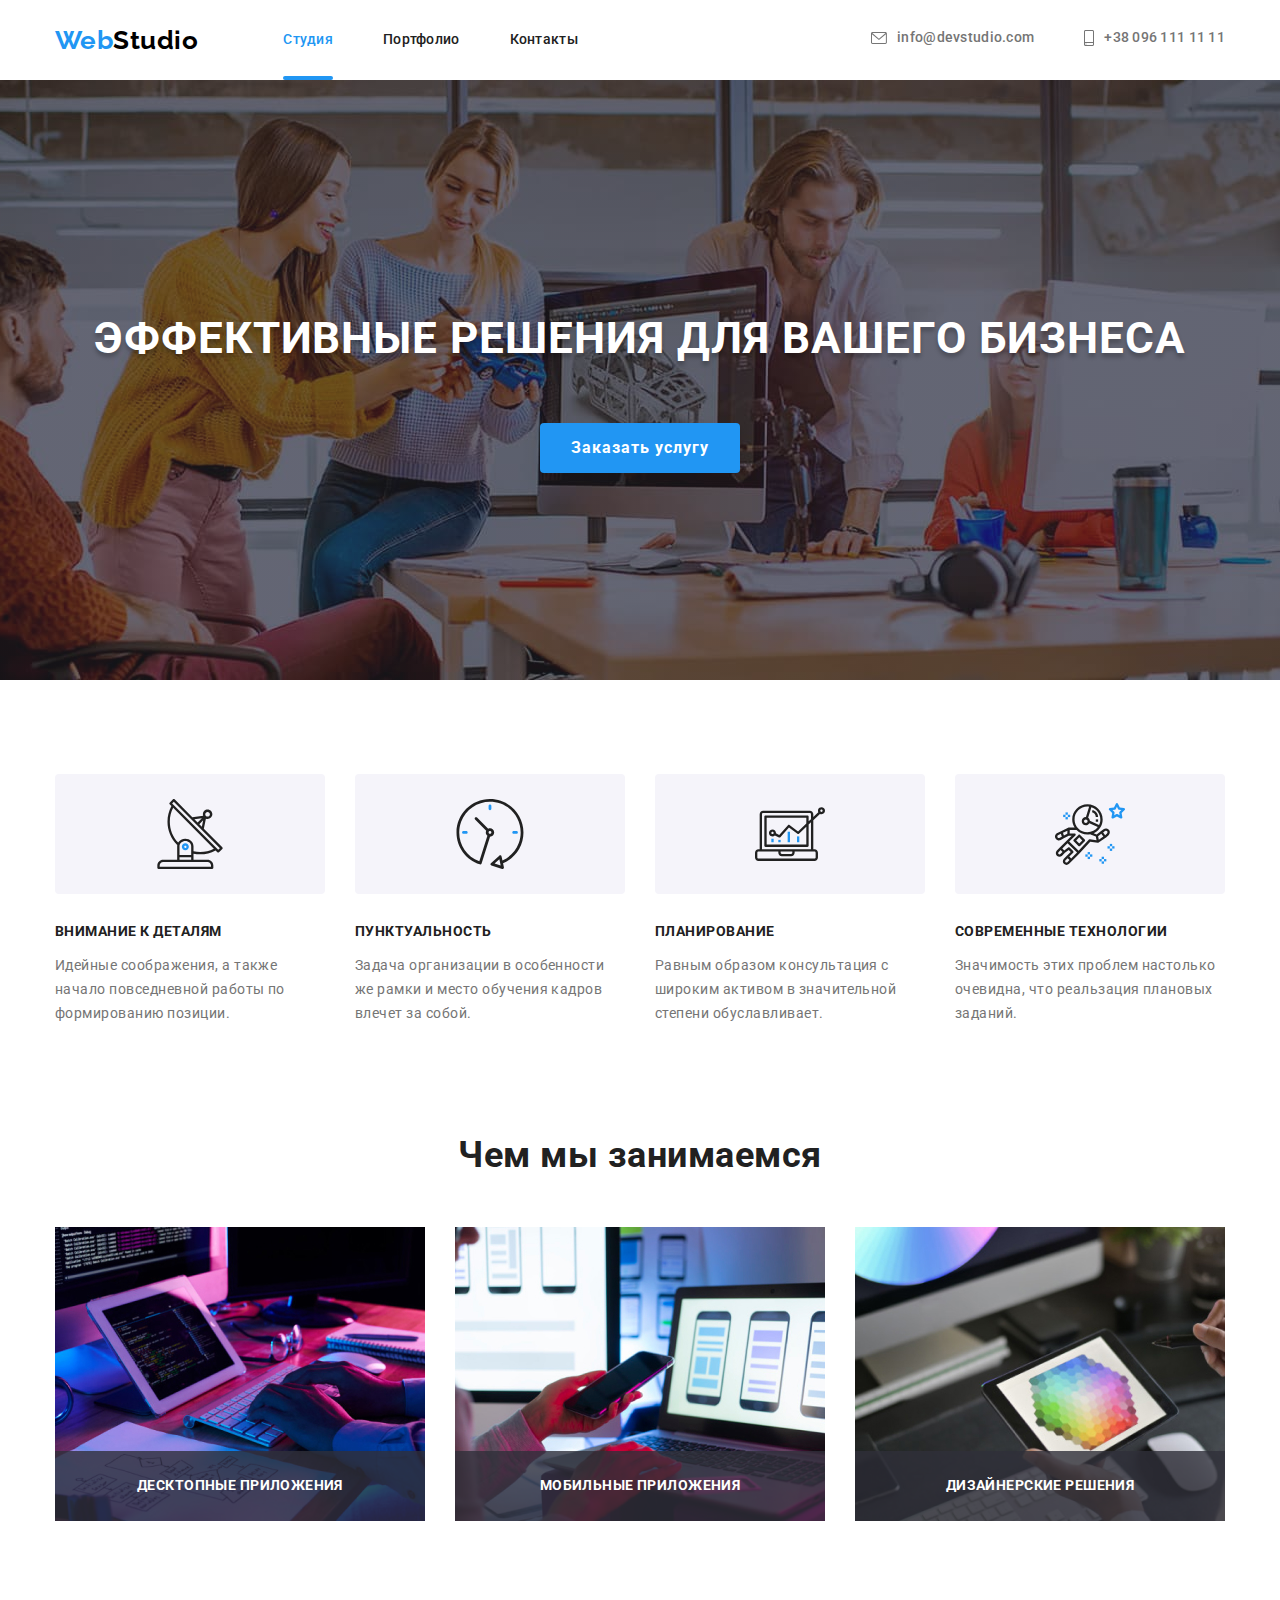
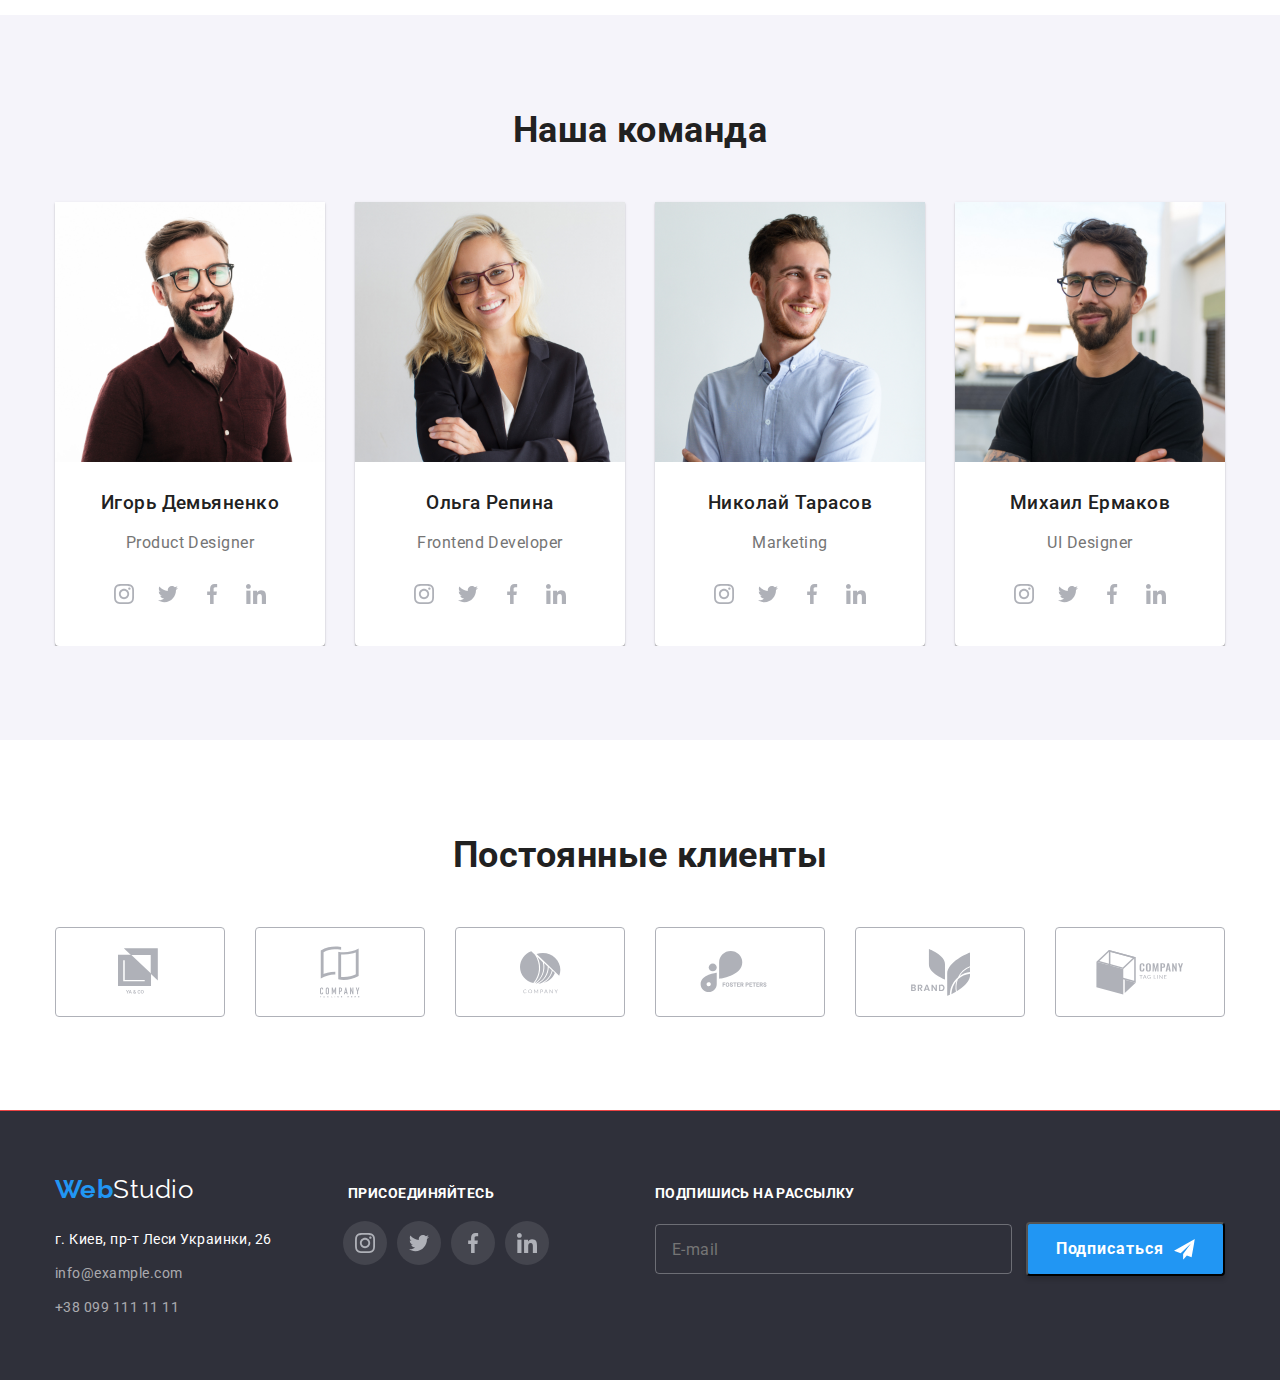
<file: index.html>
<!DOCTYPE html>
<html lang="ru">
    <head>
        <meta charset="UTF-8" />
        <meta name="viewport" content="width=device-width, initial-scale=1.0" />
        <link rel="preconnect" href="https://fonts.gstatic.com" />
        <link
            rel="stylesheet"
            href="https://cdnjs.cloudflare.com/ajax/libs/modern-normalize/1.0.0/modern-normalize.min.css"
        />
        <link
            href="https://fonts.googleapis.com/css2?family=Raleway:wght@700&family=Roboto:wght@400;500;700;900&display=swap"
            rel="stylesheet"
        />
        <link rel="stylesheet" href="./css/styles.css" />
        <title>WebStudio</title>
    </head>
    <body>
        <header>
            <div class="container header-main">
                <nav class="header-nav">
                    <a href="./index.html" class="logo-continuation">
                        <span class="logo">Web</span>Studio</a>
                    <ul class="site-nav">
                        <li class="site-link">
                            <a href="./index.html" class="link current">Студия</a>
                        </li>
                        <li class="site-link">
                            <a href="./portfolio.html" class="link">Портфолио</a>
                        </li>
                        <li class="site-link">
                            <a href="#" class="link">Контакты</a>
                        </li>
                    </ul>
                </nav>
                <ul class="contacts-list contacts">
                    <li class="contacts-item nav-link.current">
                        <a href="info@devstudio.com" class="social-links">
                            <svg width="16px" height="12px" class="icon-e-mail">
                                <use
                                    href="./images-3/sprite.svg#e-mail">
                                </use>
                            </svg>info@devstudio.com
                        </a>
                    </li>
                    <li class="contacts-item nav-link.current">
                        <a href="tel:+380961111111" class="social-links">
                            <svg width="10px" height="16px" class="icon-tel">
                                <use
                                    href="./images-3/sprite.svg#tel">
                                </use>
                            </svg>+38 096 111 11 11
                        </a>
                    </li>
                </ul>
            </div>
        </header>
        <main>
            <section class="hero">
                <div class="container">
                    <h1 class="hero-title">
                        ЭФФЕКТИВНЫЕ РЕШЕНИЯ ДЛЯ ВАШЕГО БИЗНЕСА
                    </h1>
                    <button class="order-service" data-modal-open>Заказать услугу</button>
                </div>  
            </section>
            <section class="description-active">
                <div class="container">
                    <!-- <h2> </h2> -->
                    <ul class="page-header">
                        <li class="text">
                            <div class="broadcast">
                                <svg width="70px" height="70px" class="">
                                    <use
                                        href="./images-3/sprite.svg#antenna">
                                    </use>
                                </svg>
                            </div>
                            <h3 class="our-work">ВНИМАНИЕ К ДЕТАЛЯМ</h3>
                            <p class="job-description">
                                Идейные соображения, а тaкже начало повседневной
                                работы по формированию позиции.
                            </p>
                        </li>
                        <li class="text">
                            <div class="broadcast">
                                <svg width="70px" height="70px" class="">
                                    <use
                                        href="./images-3/sprite.svg#time">
                                    </use>
                                </svg>
                            </div>
                            <h3 class="our-work">ПУНКТУАЛЬНОСТЬ</h3>
                            <p class="job-description">
                                Задача организации в особенности же рамки и
                                место обучения кадров влечет за собой.
                            </p>
                        </li>
                        <li class="text">
                            <div class="broadcast">
                                <svg width="70px" height="70px" class="">
                                    <use
                                        href="./images-3/sprite.svg#diagramma">
                                    </use>
                                </svg>
                            </div>
                            <h3 class="our-work">ПЛАНИРОВАНИЕ</h3>
                            <p class="job-description">
                                Равным образом консультация с широким активом в
                                значительной степени обуславливает.
                            </p>
                        </li>
                        <li class="text">
                            <div class="broadcast">
                                <svg width="70px" height="70px" class="">
                                    <use
                                        href="./images-3/sprite.svg#astronavt">
                                    </use>
                                </svg>
                            </div>
                            <h3 class="our-work">СОВРЕМЕННЫЕ ТЕХНОЛОГИИ</h3>
                            <p class="job-description">
                                Значимость этих проблем настолько очевидна, что
                                реальзация плановых заданий.
                            </p>
                        </li>
                    </ul>
                </div>
            </section>
            <section class="about">
                <div class="container">
                    <h2 class="description">Чем мы занимаемся</h2>
                    <ul class="page-header">
                        <li class="image">
                            <img
                                src="./images/box_1.jpg"
                                alt="img1"
                                width="370"
                            />
                            <p class="product-thumb">ДЕСКТОПНЫЕ ПРИЛОЖЕНИЯ</p>
                        </li>
                        <li class="image">
                            <img
                                src="./images/box_2.jpg"
                                alt="img2"
                                width="370"
                            />
                            <p class="product-thumb">МОБИЛЬНЫЕ ПРИЛОЖЕНИЯ</p>
                        </li>
                        <li class="image">
                            <img
                                src="./images/box_3.jpg"
                                alt="img3"
                                width="370"
                            />
                            <p class="product-thumb">ДИЗАЙНЕРСКИЕ РЕШЕНИЯ</p>
                        </li>
                    </ul>
                </div>
            </section>
            <section class="team">
                <div class="container">
                    <h2 class="description">Наша команда</h2>
                    <ul class="our-people">
                        <li class="image box">
                            <img
                                src="./images/img_1.jpg"
                                alt="img4"
                                width="270"
                                height="260"
                            />
                            <div class="content-box">
                                <h3 class="our-team">Игорь Демьяненко</h3>
                                <p class="profession">Product Designer</p>
                                <ul class="icon-social">
                                    <li>
                                        <a href="" class="icon-list">
                                            <svg
                                                width="20px"
                                                height="20px"
                                                class="icon-social-networks"
                                            >
                                                <use
                                                    href="./images-3/sprite.svg#instagram"
                                                ></use>
                                            </svg>
                                        </a>
                                    </li>
                                    <li>
                                        <a href="" class="icon-list">
                                            <svg
                                                width="20px"
                                                height="20px"
                                                class="icon-social-networks"
                                            >
                                                <use
                                                    href="./images-3/sprite.svg#twitter"
                                                ></use>
                                            </svg>
                                        </a>
                                    </li>
                                    <li>
                                        <a href="" class="icon-list">
                                            <svg
                                                width="20px"
                                                height="20px"
                                                class="icon-social-networks"
                                            >
                                                <use
                                                    href="./images-3/sprite.svg#faebook"
                                                ></use>
                                            </svg>
                                        </a>
                                    </li>
                                    <li>
                                        <a href="" class="icon-list">
                                            <svg
                                                width="20px"
                                                height="20px"
                                                class="icon-social-networks"
                                            >
                                                <use
                                                    href="./images-3/sprite.svg#linkedin"
                                                ></use>
                                            </svg>
                                        </a>
                                    </li>
                                </ul>
                            </div>
                        </li>
                        <li class="image box">
                            <img
                                src="./images/img_2.jpg"
                                alt="img5"
                                width="270"
                                height="260"
                            />
                            <div class="content-box">
                                <h3 class="our-team">Ольга Репина</h3>
                                <p class="profession">Frontend Developer</p>
                                <ul class="icon-social">
                                    <li>
                                        <a href="" class="icon-list">
                                            <svg
                                                width="20px"
                                                height="20px"
                                                class="icon-social-networks"
                                            >
                                                <use
                                                    href="./images-3/sprite.svg#instagram"
                                                ></use>
                                            </svg>
                                        </a>
                                    </li>
                                    <li>
                                        <a href="" class="icon-list">
                                            <svg
                                                width="20px"
                                                height="20px"
                                                class="icon-social-networks"
                                            >
                                                <use
                                                    href="./images-3/sprite.svg#twitter"
                                                ></use>
                                            </svg>
                                        </a>
                                    </li>
                                    <li>
                                        <a href="" class="icon-list">
                                            <svg
                                                width="20px"
                                                height="20px"
                                                class="icon-social-networks"
                                            >
                                                <use
                                                    href="./images-3/sprite.svg#faebook"
                                                ></use>
                                            </svg>
                                        </a>
                                    </li>
                                    <li>
                                        <a href="" class="icon-list">
                                            <svg
                                                width="20px"
                                                height="20px"
                                                class="icon-social-networks"
                                            >
                                                <use
                                                    href="./images-3/sprite.svg#linkedin"
                                                ></use>
                                            </svg>
                                        </a>
                                    </li>
                                </ul>
                            </div>
                        </li>
                        <li class="image box">
                            <img
                                src="./images/img_3.jpg"
                                alt="img6"
                                width="270"
                                height="260"
                            />
                            <div class="content-box">
                                <h3 class="our-team">Николай Тарасов</h3>
                                <p class="profession">Marketing</p>
                                <ul class="icon-social">
                                    <li>
                                        <a href="" class="icon-list">
                                            <svg
                                                width="20px"
                                                height="20px"
                                                class="icon-social-networks">
                                                <use
                                                    href="./images-3/sprite.svg#instagram">
                                                </use>
                                            </svg>
                                        </a>
                                    </li>
                                    <li>
                                        <a href="" class="icon-list">
                                            <svg
                                                width="20px"
                                                height="20px"
                                                class="icon-social-networks"
                                            >
                                                <use
                                                    href="./images-3/sprite.svg#twitter"
                                                ></use>
                                            </svg>
                                        </a>
                                    </li>
                                    <li>
                                        <a href="" class="icon-list">
                                            <svg
                                                width="20px"
                                                height="20px"
                                                class="icon-social-networks"
                                            >
                                                <use
                                                    href="./images-3/sprite.svg#faebook"
                                                ></use>
                                            </svg>
                                        </a>
                                    </li>
                                    <li>
                                        <a href="" class="icon-list">
                                            <svg
                                                width="20px"
                                                height="20px"
                                                class="icon-social-networks"
                                            >
                                                <use
                                                    href="./images-3/sprite.svg#linkedin"
                                                ></use>
                                            </svg>
                                        </a>
                                    </li>
                                </ul>
                            </div>
                        </li>
                        <li class="image box">
                            <img
                                src="./images/img_4.jpg"
                                alt="img7"
                                width="270"
                                height="260"
                            />
                            <div class="content-box">
                                <h3 class="our-team">Михаил Ермаков</h3>
                                <p class="profession">UI Designer</p>
                                <ul class="icon-social">
                                    <li>
                                        <a href="" class="icon-list">
                                            <svg
                                                width="20px"
                                                height="20px"
                                                class="icon-social-networks"
                                            >
                                                <use
                                                    href="./images-3/sprite.svg#instagram"
                                                ></use>
                                            </svg>
                                        </a>
                                    </li>
                                    <li>
                                        <a href="" class="icon-list">
                                            <svg
                                                width="20px"
                                                height="20px"
                                                class="icon-social-networks"
                                            >
                                                <use
                                                    href="./images-3/sprite.svg#twitter"
                                                ></use>
                                            </svg>
                                        </a>
                                    </li>
                                    <li>
                                        <a href="" class="icon-list">
                                            <svg
                                                width="20px"
                                                height="20px"
                                                class="icon-social-networks"
                                            >
                                                <use
                                                    href="./images-3/sprite.svg#faebook"
                                                ></use>
                                            </svg>
                                        </a>
                                    </li>
                                    <li>
                                        <a href="" class="icon-list">
                                            <svg
                                                width="20px"
                                                height="20px"
                                                class="icon-social-networks"
                                            >
                                                <use
                                                    href="./images-3/sprite.svg#linkedin"
                                                ></use>
                                            </svg>
                                        </a>
                                    </li>
                                </ul>
                            </div>
                        </li>
                    </ul>
                </div>
            </section>
            <section class="regular-customers">
                <div class="container">
                    <h2 class="description">Постоянные клиенты</h2>
                    <ul class="clients-list">
                        <li class="clients-item">
                            <a href="#" class="clients">
                                <svg width="44px" height="49px" class="">
                                    <use
                                        href="./images-3/sprite.svg#logo-1"
                                    ></use>
                                </svg>
                            </a>
                        </li>
                        <li class="clients-item">
                            <a href="#" class="clients">
                                <svg width="40px" height="52px" class="">
                                    <use
                                        href="./images-3/sprite.svg#logo-2"
                                    ></use>
                                </svg>
                            </a>
                        </li>
                        <li class="clients-item">
                            <a href="#" class="clients">
                                <svg width="41px" height="43px" class="">
                                    <use
                                        href="./images-3/sprite.svg#logo-3"
                                    ></use>
                                </svg>
                            </a>
                        </li>
                        <li class="clients-item">
                            <a href="#" class="clients">
                                <svg width="80px" height="42px" class="">
                                    <use
                                        href="./images-3/sprite.svg#logo-4"
                                    ></use>
                                </svg>
                            </a>
                        </li>
                        <li class="clients-item">
                            <a href="#" class="clients">
                                <svg width="59px" height="47px" class="">
                                    <use
                                        href="./images-3/sprite.svg#logo-5"
                                    ></use>
                                </svg>
                            </a>
                        </li>
                        <li class="clients-item">
                            <a href="#" class="clients">
                                <svg width="88px" height="45px" class="">
                                    <use
                                        href="./images-3/sprite.svg#logo-6"
                                    ></use>
                                </svg>
                            </a>
                        </li>
                    </ul>
                </div>
            </section>
        </main>
        <!-- Footer -->
        <footer class="basement">
            <div class="container">
                <div class="footer-contacts">
                    <a href="./index.html" class="logo-continuation-conclusion"
                        ><span class="logo">Web</span>Studio</a
                    >
                    <address class="address">
                        г. Киев, пр-т Леси Украинки, 26
                        <a href="info@example.com" class="link-current-name"
                            >info@example.com</a
                        >
                        <a href="tel:+380991111111" class="social-links-name"
                            >+38 099 111 11 11</a
                        >
                    </address>
                </div>
                <div class="appeal">
                    <p class="appeal-name">Присоединяйтесь</p>
                    <ul class="icon-social">
                        <li class="icon-title">
                            <a href="" class="icon-list">
                                <svg
                                    width="20px"
                                    height="20px"
                                    class="icon-social-networks"
                                >
                                    <use
                                        href="./images-3/sprite.svg#instagram">
                                    </use>
                                </svg>
                            </a>
                        </li>
                        <li class="icon-title">
                            <a href="" class="icon-list">
                                <svg
                                    width="20px"
                                    height="20px"
                                    class="icon-social-networks"
                                >
                                    <use
                                        href="./images-3/sprite.svg#twitter"
                                    ></use>
                                </svg>
                            </a>
                        </li>
                        <li class="icon-title">
                            <a href="" class="icon-list">
                                <svg
                                    width="20px"
                                    height="20px"
                                    class="icon-social-networks"
                                >
                                    <use
                                        href="./images-3/sprite.svg#faebook"
                                    ></use>
                                </svg>
                            </a>
                        </li>
                        <li class="icon-title">
                            <a href="" class="icon-list">
                                <svg
                                    width="20px"
                                    height="20px"
                                    class="icon-social-networks"
                                >
                                    <use
                                        href="./images-3/sprite.svg#linkedin"
                                    ></use>
                                </svg>
                            </a>
                        </li>
                    </ul>
                </div>
                <form class="footer-form">
                    <p class="footer-form-title">
                        Подпишись на рассылку
                    </p>
                    <div class="outlook-form">
                        <input type="email" name="e-mail" id="e-mail"
                        placeholder="E-mail">
                        <button type="submit" class="footer-button">Подписаться
                            <svg width="24px" height="24px" class="footer-form-icon">
                                <use
                                    href="./images-4/sprite-6.svg#icon-icon-send">
                                </use>
                        </svg>
                        </button>
                    </div>
                </form>
            </div>
        </footer>
        <div class="backdrop is-hidden" data-modal>
            <div class="modal">
                <form action="#" class="form" autocomplete="on">
                    <div class="name-form" style="text-align: center;">Оставьте свои данные, мы вам перезвоним</div>
                    <label for="name" class="form-name">
                        <span class="form-label">Имя</span>
                        <input 
                            class="form-input"
                            type="text"  
                            id="name" 
                            placeholder=" "
                        />
                            <svg
                                width="18px" height="18px" class="icon-name">
                                    <use
                                        href="./images-4/sprite-6.svg#icon-person-black-18dp-1">
                                    </use>
                            </svg>
                    </label>
                    <label for="tel" class="form-tel">
                        <span class="form-label">Телефон</span>
                        <input 
                            class="form-input"
                            type="tel"  
                            id="tel" 
                            placeholder=" "
                        />
                            <svg
                                width="18px" height="18px" class="icon-tel-form">
                                    <use
                                        href="./images-4/sprite-6.svg#icon-phone-black-18dp-1">
                                    </use>
                            </svg>
                    </label>
                    <label for="email" class="form-email">
                        <span class="form-label">Почта</span>
                        <input 
                            class="form-input"
                            type="email"  
                            id="email" 
                            placeholder=" "
                        />
                            <svg
                                width="18px" height="18px" class="icon-email-form">
                                    <use
                                        href="./images-4/sprite-6.svg#icon-email-black-18dp-1">
                                    </use>
                            </svg>
                    </label>
                    <span class="form-label">Комментарий</span>
                    <textarea
                        class="form-input" 
                        id="comment"
                        cols="15"
                        rows="5"
                        placeholder="Введите текст"></textarea>
                <div class="document">
                    <label class="consent">
                        <input type="checkbox" name="checkbox" value=" " id="check" class="checkbox">
                    <b class="text-form">Соглашаюсь с рассылкой и принимаю
                        <a href="#" class="contract">Условия договора</a>
                    </b>
                    </label>
                </div>
                    <button class="button-form" type="submit">Отправить</button>
                    <button type="button" class="close-button" data-modal-close>
                        <svg
                            width="18px" height="18px" class="icon-close">
                            <use
                                href="./images-4/sprite-6.svg#icon-close-black-18dp-2-1">
                            </use>
                        </svg>
                    </button>
                </form>
            </div>
        </div>
        <script src="./js/modal.js"></script>
    </body>
</html>
</file>
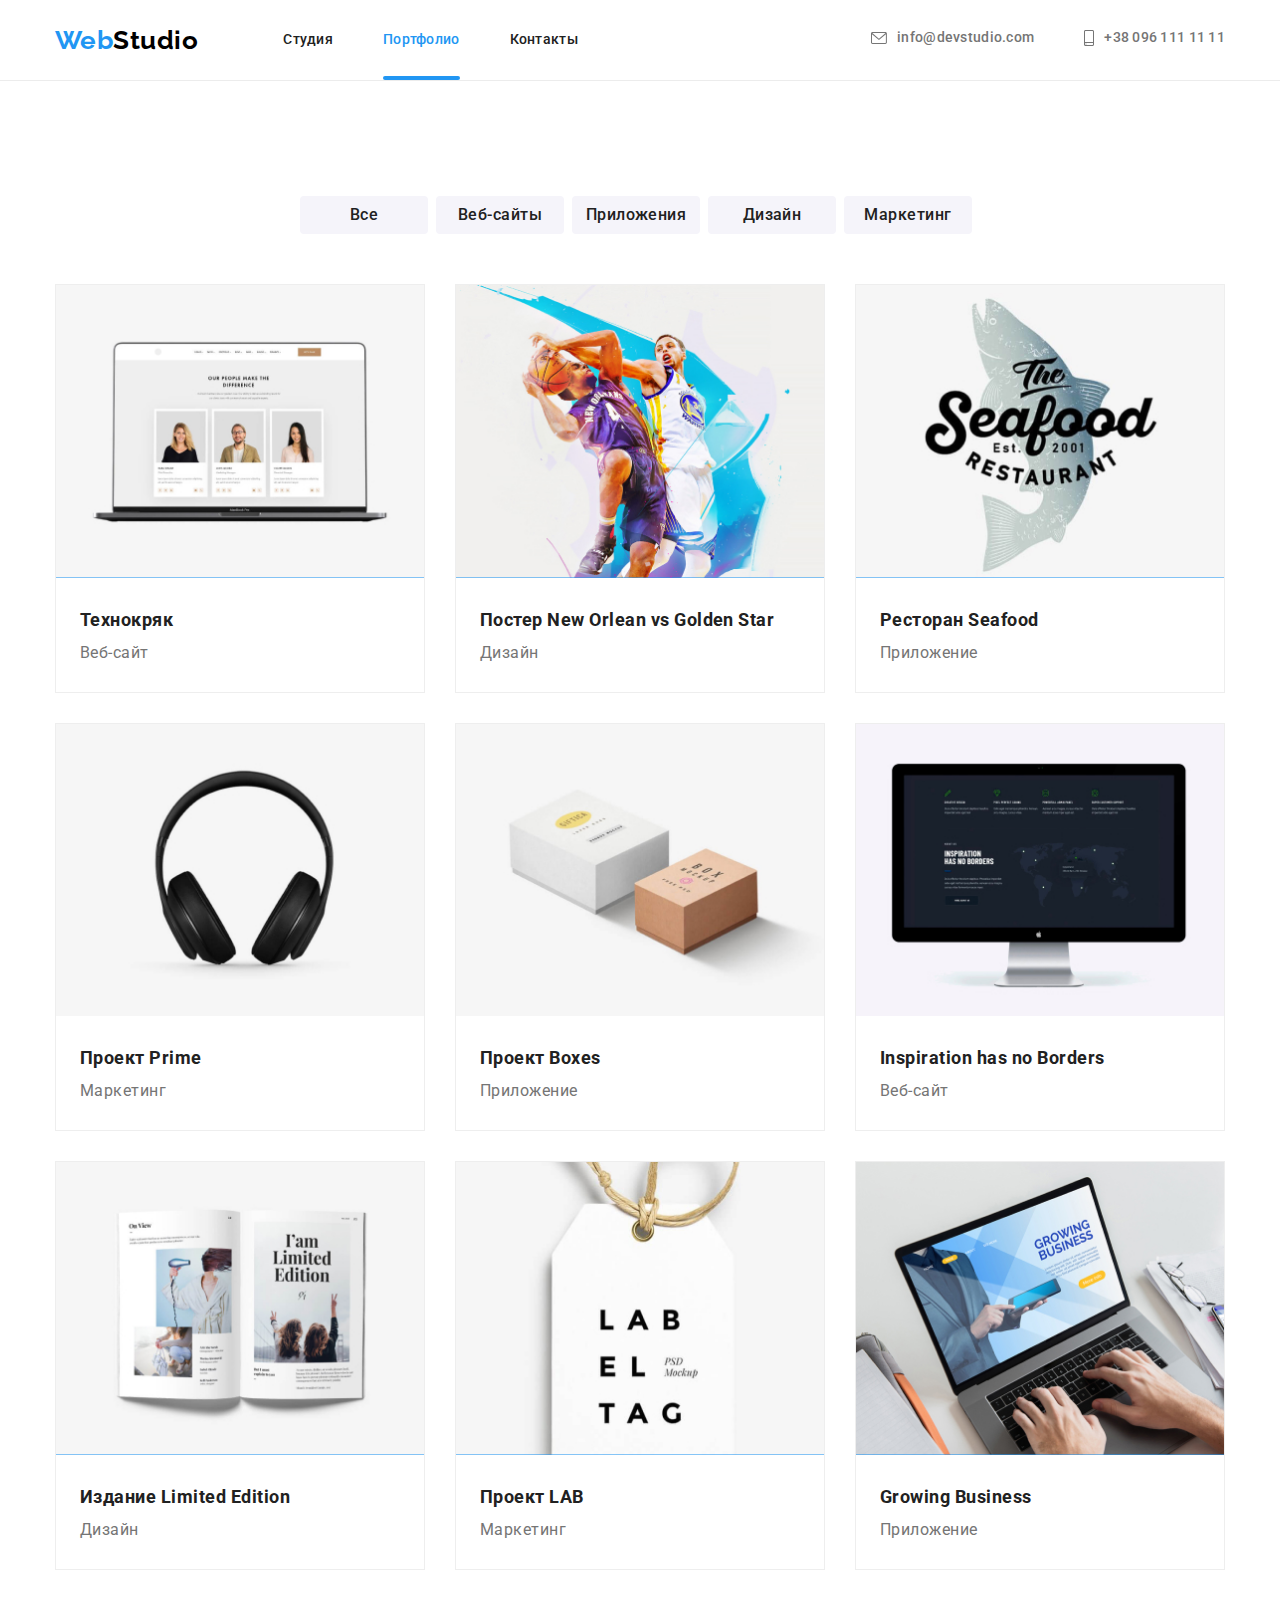
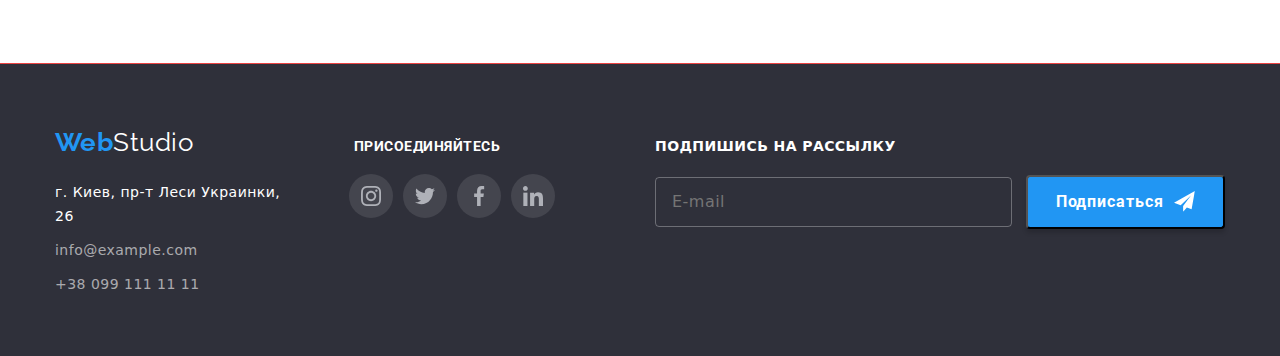
<file: portfolio.html>
<!DOCTYPE html>
<html lang="ru">
    <head>
        <meta charset="UTF-8" />
        <meta name="viewport" content="width=device-width, initial-scale=1.0" />
        <link rel="stylesheet" href="./css/styles.css" />
        <link rel="preconnect" href="https://fonts.gstatic.com" />
        <link
            rel="stylesheet"
            href="https://cdnjs.cloudflare.com/ajax/libs/modern-normalize/1.0.0/modern-normalize.min.css"
        />
        <link
            href="https://fonts.googleapis.com/css2?family=Raleway:wght@700&family=Roboto:wght@400;500;700;900&display=swap"
            rel="stylesheet"
        />
        <title>Портфолио</title>
    </head>
    <body>
        <header class="header-line">
            <div class="container header-main">
                <nav class="header-nav">
                    <a href="./index.html" class="logo-continuation"
                        ><span class="logo">Web</span>Studio
                    </a>
                    <ul class="site-nav">
                        <li class="site-link">
                            <a href="./index.html" class="link">Студия</a>
                        </li>
                        <li class="site-link">
                            <a href="./portfolio.html" class="link current"
                                >Портфолио</a
                            >
                        </li>
                        <li class="site-link">
                            <a href="#" class="link">Контакты</a>
                        </li>
                    </ul>
                </nav>
                <ul class="contacts-list contacts">
                    <li class="contacts-item nav-link.current">
                        <a href="info@devstudio.com" class="social-links">
                            <svg width="16px" height="12px" class="icon-e-mail">
                                <use
                                    href="./images-3/sprite.svg#e-mail"
                                ></use></svg>info@devstudio.com
                        </a>
                    </li>
                    <li class="contacts-item nav-link.current">
                        <a href="tel:+380961111111" class="social-links">
                            <svg width="10px" height="16px" class="icon-tel">
                                <use
                                    href="./images-3/sprite.svg#tel"
                                ></use></svg>+38 096 111 11 11
                        </a>
                    </li>
                </ul>
            </div>
        </header>
        <main>
            <section class="portfolio-title">
                <div class="container">
                    <h1 class="hero-portfolio"></h1>
                    <ul class="button-list">
                        <li class="button-title">
                            <button type="button">Все</button>
                        </li>
                        <li class="button-title">
                            <button type="button">Веб-сайты</button>
                        </li>
                        <li class="button-title">
                            <button type="button">Приложения</button>
                        </li>
                        <li class="button-title">
                            <button type="button">Дизайн</button>
                        </li>
                        <li class="button-title">
                            <button type="button">Маркетинг</button>
                        </li>
                    </ul>
                    <ul class="portfolio">
                        <li class="image-portfolio">
                            <a href="#" class="portfolio-box">
                                <div class="img-card">
                                    <img
                                        src="./images-2/img_11.jpg"
                                        alt="img11"
                                        width="370"
                                        height="294"
                                    />
                                    <div class="overlay-text">
                                        <p class="portfolio-text">
                                            Технокряк это современная площадка
                                            распространения короновируса.
                                            Компании используют эту платформу
                                            для цифрового шпионажа и атак на
                                            защищенные сервера конкурентов.
                                        </p>
                                    </div>
                                </div>
                                <div class="title-description">
                                    <h2 class="name-title">Технокряк</h2>
                                    <p class="description-name">Веб-сайт</p>
                                </div>
                            </a>
                        </li>
                        <li class="image-portfolio">
                            <a href="#" class="portfolio-box">
                                <div class="img-card">
                                    <img
                                        src="./images-2/img_12.jpg"
                                        alt="img12"
                                        width="370"
                                        height="294"
                                    />
                                    <div class="overlay-text">
                                        <p class="portfolio-text">
                                            Технокряк это современная площадка
                                            распространения короновируса.
                                            Компании используют эту платформу
                                            для цифрового шпионажа и атак на
                                            защищенные сервера конкурентов.
                                        </p>
                                    </div>
                                </div>
                                <div class="title-description">
                                    <h2 class="name-title">
                                        Постер New Orlean vs Golden Star
                                    </h2>
                                    <p class="description-name">Дизайн</p>
                                </div>
                            </a>
                        </li>
                        <li class="image-portfolio">
                            <a href="#" class="portfolio-box">
                                <div class="img-card">
                                    <img
                                        src="./images-2/img_13.jpg"
                                        alt="img13"
                                        width="370"
                                        height="294"
                                    />
                                    <div class="overlay-text">
                                        <p class="portfolio-text">
                                            Технокряк это современная площадка
                                            распространения короновируса.
                                            Компании используют эту платформу
                                            для цифрового шпионажа и атак на
                                            защищенные сервера конкурентов.
                                        </p>
                                    </div>
                                </div>
                                <div class="title-description">
                                    <h2 class="name-title">Ресторан Seafood</h2>
                                    <p class="description-name">Приложение</p>
                                </div>
                            </a>
                        </li>
                        <li class="image-portfolio">
                            <a href="#" class="portfolio-box">
                                <div class="img-card">
                                    <img
                                        src="./images-2/img_14.jpg"
                                        alt="img14"
                                        width="370"
                                        height="294"
                                    />
                                    <div class="overlay-text">
                                        <p class="portfolio-text">
                                            Технокряк это современная площадка
                                            распространения короновируса.
                                            Компании используют эту платформу
                                            для цифрового шпионажа и атак на
                                            защищенные сервера конкурентов.
                                        </p>
                                    </div>
                                </div>
                                <div class="title-description">
                                    <h2 class="name-title">Проект Prime</h2>
                                    <p class="description-name">Маркетинг</p>
                                </div>
                            </a>
                        </li>
                        <li class="image-portfolio">
                            <a href="#" class="portfolio-box">
                                <div class="img-card">
                                    <img
                                        src="./images-2/img_15.jpg"
                                        alt="img15"
                                        width="370"
                                        height="294"
                                    />
                                    <div class="overlay-text">
                                        <p class="portfolio-text">
                                            Технокряк это современная площадка
                                            распространения короновируса.
                                            Компании используют эту платформу
                                            для цифрового шпионажа и атак на
                                            защищенные сервера конкурентов.
                                        </p>
                                    </div>
                                </div>
                                <div class="title-description">
                                    <h2 class="name-title">Проект Boxes</h2>
                                    <p class="description-name">Приложение</p>
                                </div>
                            </a>
                        </li>
                        <li class="image-portfolio">
                            <a href="#" class="portfolio-box">
                                <div class="img-card">
                                    <img
                                        src="./images-2/img_16.jpg"
                                        alt="img16"
                                        width="370"
                                        height="294"
                                    />
                                    <div class="overlay-text">
                                        <p class="portfolio-text">
                                            Технокряк это современная площадка
                                            распространения короновируса.
                                            Компании используют эту платформу
                                            для цифрового шпионажа и атак на
                                            защищенные сервера конкурентов.
                                        </p>
                                    </div>
                                </div>
                                <div class="title-description">
                                    <h2 class="name-title">
                                        Inspiration has no Borders
                                    </h2>
                                    <p class="description-name">Веб-сайт</p>
                                </div>
                            </a>
                        </li>
                        <li class="image-portfolio">
                            <a href="#" class="portfolio-box">
                                <div class="img-card">
                                    <img
                                        src="./images-2/img_17.jpg"
                                        alt="img17"
                                        width="370"
                                        height="294"
                                    />
                                    <div class="overlay-text">
                                        <p class="portfolio-text">
                                            Технокряк это современная площадка
                                            распространения короновируса.
                                            Компании используют эту платформу
                                            для цифрового шпионажа и атак на
                                            защищенные сервера конкурентов.
                                        </p>
                                    </div>
                                </div>
                                <div class="title-description">
                                    <h2 class="name-title">
                                        Издание Limited Edition
                                    </h2>
                                    <p class="description-name">Дизайн</p>
                                </div>
                            </a>
                        </li>
                        <li class="image-portfolio">
                            <a href="#" class="portfolio-box">
                                <div class="img-card">
                                    <img
                                        src="./images-2/img_18.jpg"
                                        alt="img18"
                                        width="370"
                                        height="294"
                                    />
                                    <div class="overlay-text">
                                        <p class="portfolio-text">
                                            Технокряк это современная площадка
                                            распространения короновируса.
                                            Компании используют эту платформу
                                            для цифрового шпионажа и атак на
                                            защищенные сервера конкурентов.
                                        </p>
                                    </div>
                                </div>
                                <div class="title-description">
                                    <h2 class="name-title">Проект LAB</h2>
                                    <p class="description-name">Маркетинг</p>
                                </div>
                            </a>
                        </li>
                        <li class="image-portfolio">
                            <a href="#" class="portfolio-box">
                                <div class="img-card">
                                    <img
                                        src="./images-2/img_19.jpg"
                                        alt="img19"
                                        width="370"
                                        height="294"
                                    />
                                    <div class="overlay-text">
                                        <p class="portfolio-text">
                                            Технокряк это современная площадка
                                            распространения короновируса.
                                            Компании используют эту платформу
                                            для цифрового шпионажа и атак на
                                            защищенные сервера конкурентов.
                                        </p>
                                    </div>
                                </div>
                                <div class="title-description">
                                    <h2 class="name-title">Growing Business</h2>
                                    <p class="description-name">Приложение</p>
                                </div>
                            </a>
                        </li>
                    </ul>
                </div>
            </section>
        </main>
        <footer class="basement">
            <div class="container">
                <div class="footer-contacts">
                    <a href="./index.html" class="logo-continuation-conclusion"
                        ><span class="logo">Web</span>Studio</a
                    >
                    <address class="address">
                        г. Киев, пр-т Леси Украинки, 26
                        <a href="info@example.com" class="link-current-name"
                            >info@example.com</a
                        >
                        <a href="tel:+380991111111" class="social-links-name"
                            >+38 099 111 11 11</a
                        >
                    </address>
                </div>
                <div class="appeal">
                    <p class="appeal-name">Присоединяйтесь</p>
                    <ul class="icon-social">
                        <li class="icon-title">
                            <a href="" class="icon-list">
                                <svg
                                    width="20px"
                                    height="20px"
                                    class="icon-social-networks"
                                >
                                    <use
                                        href="./images-3/sprite.svg#instagram"
                                    ></use>
                                </svg>
                            </a>
                        </li>
                        <li class="icon-title">
                            <a href="" class="icon-list">
                                <svg
                                    width="20px"
                                    height="20px"
                                    class="icon-social-networks"
                                >
                                    <use
                                        href="./images-3/sprite.svg#twitter"
                                    ></use>
                                </svg>
                            </a>
                        </li>
                        <li class="icon-title">
                            <a href="" class="icon-list">
                                <svg
                                    width="20px"
                                    height="20px"
                                    class="icon-social-networks"
                                >
                                    <use
                                        href="./images-3/sprite.svg#faebook"
                                    ></use>
                                </svg>
                            </a>
                        </li>
                        <li class="icon-title">
                            <a href="" class="icon-list">
                                <svg
                                    width="20px"
                                    height="20px"
                                    class="icon-social-networks"
                                >
                                    <use
                                        href="./images-3/sprite.svg#linkedin"
                                    ></use>
                                </svg>
                            </a>
                        </li>
                    </ul>
                </div>
                <form class="footer-form">
                    <p class="footer-form-title">
                        Подпишись на рассылку
                    </p>
                    <div class="outlook-form">
                        <input type="email" name="e-mail" id="e-mail"
                        placeholder="E-mail">
                        <button type="submit" class="footer-button">Подписаться
                            <svg width="24px" height="24px" class="footer-form-icon">
                                <use
                                    href="./images-4/sprite-6.svg#icon-icon-send">
                                </use>
                        </svg>
                        </button>
                    </div>
                </form>
            </div>
        </footer>
    </body>
</html>
</file>
<file: css/styles.css>
/* Цвет основного текста #757575; */
/* Вторичный цвет текста #212121; */
/* Белый #FFFFFF; */
/* Акцент #2196F3; */
/* Контакты в подвале 255,255,255,0,6; */
/* Цвет фона #FFFFFF */
/* Цвет фона команды #F5F4FA; */
/* Цвет фона подвала #2F303A */

:root {
    --primary-text-color: #757575;
    --title-text-color: #212121;
    --accent-color: #2196f3;
    --white-color: #fff;
    --primary-background-color: #2f303a;
    --secondary-background-color: #f5f4fa;
    --black-color: #000000;
    --button-color: #f5f4fa;
}

*,
::after,
::before {
    box-sizing: border-box;
    transition: opacity 250ms cubic-bezier(0.4, 0, 0.2, 1);
}

body {
    letter-spacing: 0.03em;
    font-family: "Roboto", sans-serif;
    /* outline: 1px solid red; */
}

a {
    display: block;
    text-decoration: none;
}

ul {
    margin: 0;
    padding: 0;
    list-style: none;
}

img,
svg {
    display: block;
    max-width: 100%;
    height: auto;
}

nav {
    display: flex;
    align-items: center;
}

.container {
    width: 1200px;
    padding-left: 15px;
    padding-right: 15px;
    margin: 0 auto;
    overflow: hidden;
    justify-content: space-between;
    /* outline: 1px solid red; */
}
.page-header {
    display: flex;
    justify-content: center;
    list-style: none;
}
.page-header li + li {
    margin-left: 30px;
}
.contacts {
    margin-left: auto;
}

/* Header */

.header-main {
    display: flex;
    align-items: center;
}

/* Logo WebStudio */

.logo {
    color: var(--accent-color);
    font-family: "Raleway", sans-serif;
    font-weight: 700;
    font-size: 26px;
    line-height: 1.19;
}
.logo-continuation {
    color: var(--black-color);
    font-family: "Raleway", sans-serif;
    font-weight: 700;
    font-size: 26px;
    line-height: 1.19;
    margin-right: 85px;
    transition: color 250ms cubic-bezier(0.4, 0, 0.2, 1);
}

/* Студио-портфолио-контакты-e-mail-телефон */

.site-nav,
.contacts-list {
    display: flex;
    font-family: "Roboto", sans-serif;
    color: var(title-text-color);
    font-weight: 500;
    font-size: 14px;
    line-height: 1.14;
    letter-spacing: 0.02em;
}
.contacts-item + .contacts-item {
    margin-left: 50px;
}
.site-link + .site-link {
    margin-left: 50px;
}
.site-nav .nav-link.current {
    color: var(--accent-color);
}

.link {
    position: relative;
    color: var(--title-text-color);
    font-weight: 500;
    font-size: 14px;
    line-height: 1.14;
    letter-spacing: 0.02em;
    padding: 32px 0;
    transition: color 250ms cubic-bezier(0.4, 0, 0.2, 1);
}

.current {
    position: relative;
    color: var(--accent-color);
    transition: color 250ms cubic-bezier(0.4, 0, 0.2, 1);
}

.current::before {
    display: block;
    content: "";
    width: 100%;
    height: 4px;
    opacity: 1;
    position: absolute;
    left: 0;
    bottom: 0;
    border-radius: 15px;
    background-color: #2196f3;
    transition: color 250ms cubic-bezier(0.4, 0, 0.2, 1);
}

.site-link {
    text-decoration: none;
    color: currentColor;
}

.link::after {
    display: block;
    content: "";
    width: 100%;
    height: 4px;
    opacity: 0;
    position: absolute;
    left: 0;
    bottom: 0;
    border-radius: 15px;
    background-color: #2196f3;
    transition: color 250ms cubic-bezier(0.4, 0, 0.2, 1);
}

/* .link:hover::after,
.link:focus::after {
opacity: 1;
} */

.link:hover,
.link:focus,
.social-links:hover,
.social-links:focus {
    color: var(--accent-color);
    transition: color 250ms cubic-bezier(0.4, 0, 0.2, 1);
}

.social-links {
    color: var(--primary-text-color);
    font-weight: 500;
    font-size: 14px;
    line-height: 1.14;
    letter-spacing: 0.02em;
    display: inline-flex;
    align-items: center;
    justify-content: center;
    transition: color 250ms cubic-bezier(0.4, 0, 0.2, 1);
}

.icon-e-mail {
    display: inline-flex;
    margin-right: 10px;
    fill: currentColor;
    transition: background-color 250ms cubic-bezier(0.4, 0, 0.2, 1);
}

.icon-tel {
    display: inline-flex;
    margin-right: 10px;
    fill: currentColor;
    transition: background-color 250ms cubic-bezier(0.4, 0, 0.2, 1);
}

/* Hero */

.hero h1 {
    font-size: 44px;
}

.hero {
    background-color: var(--primary-background-color);
    color: var(--white-color);
    background-image: linear-gradient(
            to right,
            rgba(47, 48, 58, 0.4),
            rgba(47, 48, 58, 0.4)
        ),
        url(../images-3/Оптимизированная.jpg);
    background-repeat: no-repeat;
    background-position: center;
    background-size: cover;
    text-align: center;
    max-width: 1600px;
    height: 600px;
    font-weight: 900;
    line-height: 1.36;
    letter-spacing: 0.06em;
    text-shadow: 0px 4px 4px rgba(0, 0, 0, 0.25);
    margin-left: auto;
    margin-right: auto;
    margin-top: 0;
    padding-top: 200px;
    padding-bottom: 200px;
}

.hero-title {
    margin-bottom: 54px;
}

.order-service {
    display: inline-block;
    background-color: var(--accent-color);
    color: var(--white-color);
    font-family: "Roboto", sans-serif;
    font-weight: 700;
    font-size: 16px;
    width: 200px;
    height: 50px;
    line-height: 1.87;
    box-align: center;
    text-align: center;
    padding: 10px, 32px;
    letter-spacing: 0.06em;
    box-shadow: 0px 4px 4px rgba(0, 0, 0, 0.15);
    border: 0;
    border-radius: 4px;
}

/* Описание */

.our-work {
    color: var(--title-text-color);
    font-weight: 700;
    font-size: 14px;
    line-height: 1.14;
    margin-bottom: 10px;
}

.job-description {
    color: var(--primary-text-color);
    font-size: 14px;
    line-height: 1.71;
}

.description-active {
    padding-top: 94px;
    padding-bottom: 94px;
}

.about {
    padding-bottom: 94px;
}

.description {
    margin-top: 0px;
    margin-bottom: 50px;
    color: var(--title-text-color);
    font-weight: 700;
    font-size: 36px;
    line-height: 1.2;
    text-align: center;
}

.image {
    position: relative;
}

.product-thumb {
    display: flex;
    font-family: "Roboto", sans-serif;
    font-weight: 700;
    font-size: 14px;
    line-height: 1.14;
    text-align: center;
    align-items: center;
    justify-content: center;
    margin: 0;
    position: absolute;
    bottom: 0;
    letter-spacing: 0.03em;
    width: 370px;
    height: 70px;
    color: #ffffff;
    background-color: rgba(47, 48, 58, 0.8);
    text-transform: uppercase;
}

.broadcast {
    background-color: var(--secondary-background-color);
    display: flex;
    justify-content: center;
    align-items: center;
    width: 270px;
    height: 120px;
    border-radius: 4px;
    margin-bottom: 30px;
}

/* Наша команда */

.team {
    padding-top: 94px;
    padding-bottom: 94px;
    text-align: center;
    color: var(--title-text-color);
    background-color: var(--secondary-background-color);
    font-weight: 700;
    font-size: 36px;
    line-height: 1.17;
}

.our-people {
    display: flex;
    margin: -15px;
    font-size: 16px;
    line-height: 1.19;
    list-style: none;
}

.box {
    background-color: var(--white-color);
    width: 270px;
    margin: 15px;
    box-shadow: 0px 1px 3px rgba(0, 0, 0, 0.12), 0px 1px 1px rgba(0, 0, 0, 0.14),
        0px 2px 1px rgba(0, 0, 0, 0.2);
    border-radius: 0px 0px 4px 4px;
}

.box-img {
    width: 270px;
}

.our-team {
    color: var(--title-text-color);
    font-weight: 500;
    margin-top: 30px;
}

.profession {
    background-color: var(--white-color);
    color: var(--primary-text-color);
    font-weight: 400;
    margin-bottom: 20px;
}

.icon-social {
    display: flex;
    align-items: center;
    justify-content: center;
    margin-bottom: 30px;
}

.icon-title {
    margin-right: 10px;
}

.icon-list {
    display: flex;
    align-items: center;
    justify-content: center;
    width: 44px;
    height: 44px;
    fill: #AFB1B8;
    background-color: rgba(255, 255, 255, 0.1);
    border-radius: 50%;
    transition: background-color 250ms cubic-bezier(0.4, 0, 0.2, 1);
}

.icon-list:not(:last-child) {
    margin-right: 10px;
}

.icon-list:hover,
.icon-list:focus {
    fill: var(--white-color);
    background-color: #2196f3;
    transition: background-color 250ms cubic-bezier(0.4, 0, 0.2, 1);
}

/* Постоянные клиенты */

.regular-customers {
    background-color: var(--white-color);
    padding-top: 94px;
    padding-bottom: 94px;
    margin: 0;
}

.clients-list {
    display: flex;
    align-items: center;
    justify-content: center;
    /* outline: 1px solid tomato; */
}

.clients-item {
    width: 170px;
    list-style: none;
    align-items: center;
    box-align: center;
    justify-content: center;
}

.clients-item + .clients-item {
    margin-left: 30px;
}

.clients {
    fill: #afb1b8;
    width: 170px;
    height: 90px;
    border: 1px solid #afb1b8;
    border-radius: 4px;
    display: inline-flex;
    align-items: center;
    justify-content: center;
    transition: background-color 250ms cubic-bezier(0.4, 0, 0.2, 1);
}

.clients:hover,
.clients:focus {
    fill: #2196f3;
    color: #2196f3;
    border: 1px solid #2196f3;
    transition: background-color 250ms cubic-bezier(0.4, 0, 0.2, 1);
}

/* FOOTER */

.basement {
    color: var(--primary-background-color);
    background-color: var(--primary-background-color);
    text-decoration: none;
    padding: 60px 15px;
    outline: 1px solid rgb(236, 67, 67);
}
.basement .container {
    display: flex;
    align-items: baseline;
}

.footer-contacts {
    margin-right: 70px;
}

.logo-continuation-conclusion {
    color: var(--white-color);
    font-family: "Raleway", sans-serif;
    font-weight: 400;
    font-size: 26px;
    line-height: 1.38;
    transition: color 250ms cubic-bezier(0.4, 0, 0.2, 1);
}

.address {
    color: var(--white-color);
    font-weight: 400;
    font-style: normal;
    font-size: 14px;
    margin-top: 20px;
    line-height: 1.71;
}

.link-current-name,
.social-links-name {
    color: rgba(255, 255, 255, 0.6);
    font-weight: 400;
    font-style: normal;
    font-size: 14px;
    margin-top: 10px;
    line-height: 1.71;
    transition: color 250ms cubic-bezier(0.4, 0, 0.2, 1);
}

.link-current-name:hover,
.link-current-name:focus,
.social-links-name:hover,
.social-links-name:focus {
    color: var(--accent-color);
    transition: color 250ms cubic-bezier(0.4, 0, 0.2, 1);
}

.appeal {
    text-transform: uppercase;
    width: 206px;
    height: 80px;
    align-items: left;
    justify-content: left;
}

.appeal-name {
    color: var(--white-color);
    font-family: "Roboto", sans-serif;
    font-weight: 700;
    font-size: 14px;
    margin-bottom: 20px;
}

.footer-form {
    margin-left: 95px;
    width: 570px;
    height: 86px;
}

.outlook-form {
    display: flex;
    align-items: center;
    width: 570px;  
}

.footer-form-title {
    margin-top: 0;
    margin-bottom: 20px;
    color: var(--white-color);
    font-weight: 700;
    font-size: 14px;
    line-height: 1.14;
    letter-spacing: 0.03em;
    text-transform: uppercase;
}

.outlook-form input {
    width: 358px;
    height: 50px;
    padding: 15px 0 15px 16px;
    margin-right: 14px;
    background-color: transparent;
    font-style: normal;
    font-weight: 400;
    font-size: 16px;
    line-height: 1.25;
    letter-spacing: 0.03em;
    color: rgba(255, 255, 255, 0.6);
    border: 1px solid rgba(255, 255, 255, 0.3);
    border-radius: 4px;
}

.outlook-form button {
    display: flex;
    align-items: center;
    text-align: center;
    font-family: "Roboto", sans-serif;
    padding: 10px 28px;
    width: 200px;
    color: var(--white-color);
    background-color: var(--accent-color);
    box-shadow: 0px 4px 4px rgba(0, 0, 0, 0.15);
    border-radius: 4px;
    font-style: normal;
    font-weight: 700;
    font-size: 16px;
    line-height: 1.87;
    letter-spacing: 0.06em;
    cursor: pointer;
}

.footer-form-icon {
    color: var(--white-color);
    margin-left: 10px;
}

.backdrop.is-hidden {
    opacity: 0;
    pointer-events: none;
}
.backdrop {
    position: fixed;
    top: 0;
    left: 0;
    width: 100%;
    height: 100%;
    background-color: rgba(0, 0, 0, 0.2);
    opacity: 1;
    transition-property: opacity;
    transition-duration: 250ms;
    transition-timing-function: cubic-bezier(0.4, 0, 0.2, 1);
}

.modal {
    position: absolute;
    top: 50%;
    left: 50%;
    transform: translate(-50%, -50%) scale(1);
    width: 528px;
    height: 581px;
    padding: 40px;
    background-color: var(--white-color);
    box-shadow: 0px 1px 3px rgba(0, 0, 0, 0.12), 0px 1px 1px rgba(0, 0, 0, 0.14),
        0px 2px 1px rgba(0, 0, 0, 0.2);
    border-radius: 4px;
    transition-property: transform;
    transition-duration: 250ms;
    transition-timing-function: cubic-bezier(0.4, 0, 0.2, 1);
}

.form-input {
    outline: none;
}

.form-input:focus-within {
    border: 1px solid var(--accent-color);
    outline: var(--accent-color);
    transition: background-color 250ms cubic-bezier(0.4, 0, 0.2, 1);
}

.name-form {
    position: relative;
    font-family: "Roboto", sans-serif;
    color: var(--title-text-color);
    font-weight: 700;
    font-size: 20px;
    line-height: 1.2;
    margin-bottom: 12px;
    letter-spacing: 0.03em;
}

.form-label {
    color: var(--primary-text-color);
    font-family: "Roboto", sans-serif;
    font-style: normal;
    font-weight: 400;
    font-size: 12px;
    line-height: 1.18;
    text-align: left;
    top: 0;
    left: 0;
    transition: transform 250ms linear;
}

.form-input {
    width: 100%;
    margin-bottom: 8px;
    margin-top: 2px;
    padding: 11px 42px 11px;
    border-radius: 4px;
    background-color: rgb(170, 83, 83), rgb(59, 59, 59);
    border: 1px solid rgba(33, 33, 33, 0.2);
    transition: border-color 250ms cubic-bezier(0.4, 0, 0.2, 1);
}

.icon-name {
    transform: translateY(-1015%);
    position: absolute;
    top: 50%;
    left: 55px;
    width: 18px;
    height: 18px;
    fill: currentColor;
}

.icon-tel-form {
    transform: translateY(-620%);
    position: absolute;
    top: 50%;
    left: 55px;
    width: 18px;
    height: 18px;
    fill: currentColor;
}

.icon-email-form {
    transform: translateY(-230%);
    position: absolute;
    top: 50%;
    left: 55px;
    width: 18px;
    height: 18px;
    fill: currentColor;
}

.form-name:focus-within,
.form-tel:focus-within,
.form-email:focus-within {
    color: var(--accent-color);
    transition: background-color 250ms cubic-bezier(0.4, 0, 0.2, 1);
}

.document {
    display: block;
    text-align: center;
}

.checkbox {
    visibility: hidden;
    position: absolute;
    clip: rect(0 0 0 0);
    width: 1px;
    height: 1px;
    margin: -1px;
}

.consent {
    display: inline-block;
    color: var(--primary-text-color);
    font-family: "Roboto", sans-serif;
    font-weight: 400;
    font-size: 14px;
    text-decoration: none;
} 

.text-form::before {
    content: "";
    display: inline-block;
    margin-right: 8px;
    width: 16px;
    height: 15px;
    margin-top: 20px;
    font-size: 14px;
    background-image: url(../images-4/Vector.svg);
    background-size: contain;
    background-repeat: no-repeat;
    background-position: center; 
}

.contract {
    display: inline-block;
    text-align: center;
    justify-content: center;
    color: var(--accent-color);
    text-decoration-line: underline;
}

.checkbox:checked + .text-form::before {
    background-color: var(--accent-color);
    background-origin: border-box;
    background-image: url(../images-4/icon\ check.svg);
}

.button-form {
    display: flex;
    font-family: "Roboto", sans-serif;
    font-style: normal;
    font-weight: 700;
    font-size: 16px;
    align-items: center;
    justify-content: center;
    letter-spacing: 0.06em;
    width: 200px;
    padding: 10px 28px;
    margin-left: 125px;
    margin-top: 30px;
    color: var(--white-color);
    background: #2196F3;
    box-shadow: 0px 4px 4px rgba(0, 0, 0, 0.15);
    border-radius: 4px;
}

.close-button {
    position: absolute;
    top: 8px;
    right: 8px;
    display: flex;
    justify-content: center;
    align-items: center;
    width: 30px;
    height: 30px;
    border-radius: 50%;
    background-color: var(--white-color);
    border: 1px solid rgba(0, 0, 0, 0.1);
    cursor: pointer;
}

.icon-close:hover,
.icon-close:focus {
    fill: var(--accent-color);
    transition: background-color 250ms cubic-bezier(0.4, 0, 0.2, 1);
}

/* Портфолио */

.header-line {
    border-bottom: 1px solid #ececec;
}

.portfolio-title {
    padding-top: 94px;
    padding-bottom: 94px;
}

.conteiner-portfolio {
    width: 1200px;
    align-items: center;
    padding-left: 15px;
    padding-right: 15px;
    margin-left: auto;
    margin-right: auto;
}

.hero-portfolio {
    width: 1170px;
    align-items: center;
    text-align: center;
}

.button-title {
    margin-right: 8px;
}

.button-list {
    margin-bottom: 50px;
}

.button-list button:hover {
    font-family: "Roboto", sans-serif;
    color: var(--white-color);
    background-color: var(--accent-color);
    transition: background-color 250ms cubic-bezier(0.4, 0, 0.2, 1);
}

.button-list button:focus {
    font-family: "Roboto", sans-serif;
    color: var(--white-color);
    background-color: var(--accent-color);
    flex-direction: row;
    transition: background-color 250ms cubic-bezier(0.4, 0, 0.2, 1);
}

.button-list button {
    font-family: "Roboto", sans-serif;
    background-color: var(--button-color);
    color: var(--title-text-color);
    font-weight: 500;
    font-size: 16px;
    line-height: 26px;
    line-height: 1.63;
    letter-spacing: 0, 03em;
    border-radius: 4px;
    border: none;
    letter-spacing: 0.03em;
    padding: 6px, 22px;
    width: 128px;
    height: 38px;
}

button {
    position: center;
    display: inline-block;
    font-family: inherit;
    cursor: pointer;
    text-align: center;
}

.button-list {
    display: flex;
    list-style: none;
    justify-content: center;
}

.portfolio {
    display: flex;
    flex-wrap: wrap;
    margin-left: -30px;
    margin-bottom: -30px;
}

.portfolio-box {
    position: relative;
    overflow: hidden;
}

.img-card {
    position: relative;
    overflow: hidden;
}

.image-portfolio {
    width: 370px;
    border: 1px solid #eeeeee;
    margin-left: 30px;
    margin-bottom: 30px;
}

.overlay-text {
    background-color: rgba(33, 150, 243, 0.9);
    position: absolute;
    top: 0;
    left: 0;
    height: 100%;
    padding: 63px 24px;
    transform: translateY(100%);
    transition: transform 250ms cubic-bezier(0.4, 0, 0.2, 1);
}

.portfolio-text {
    font-family: "Roboto", sans-serif;
    font-weight: 400;
    font-size: 18px;
    line-height: 1.55;
    letter-spacing: 0.03em;
    color: var(--white-color);
    margin: 0;
}

.portfolio-box:hover .overlay-text,
.portfolio-box:focus .overlay-text {
    transform: translateY(0);
}

.portfolio-box:hover,
.portfolio-box:focus {
    box-shadow: 0px 1px 1px rgba(0, 0, 0, 0.12), 0px 4px 4px rgba(0, 0, 0, 0.06),
        1px 4px 6px rgba(0, 0, 0, 0.16);
    transition: opacity 250ms cubic-bezier(0.4, 0, 0.2, 1);
}

.title-description {
    padding: 24px;
}

.name-title {
    color: var(--title-text-color);
    font-family: "Roboto", sans-serif;
    text-align: left;
    font-weight: 700;
    font-size: 18px;
    line-height: 2;
    letter-spacing: 0, 06em;
    margin: 0;
}

.description-name {
    color: var(--primary-text-color);
    font-family: "Roboto", sans-serif;
    font-weight: 400;
    font-size: 16px;
    line-height: 1.88;
    letter-spacing: 0, 03em;
    margin: 0;
}
</file>
